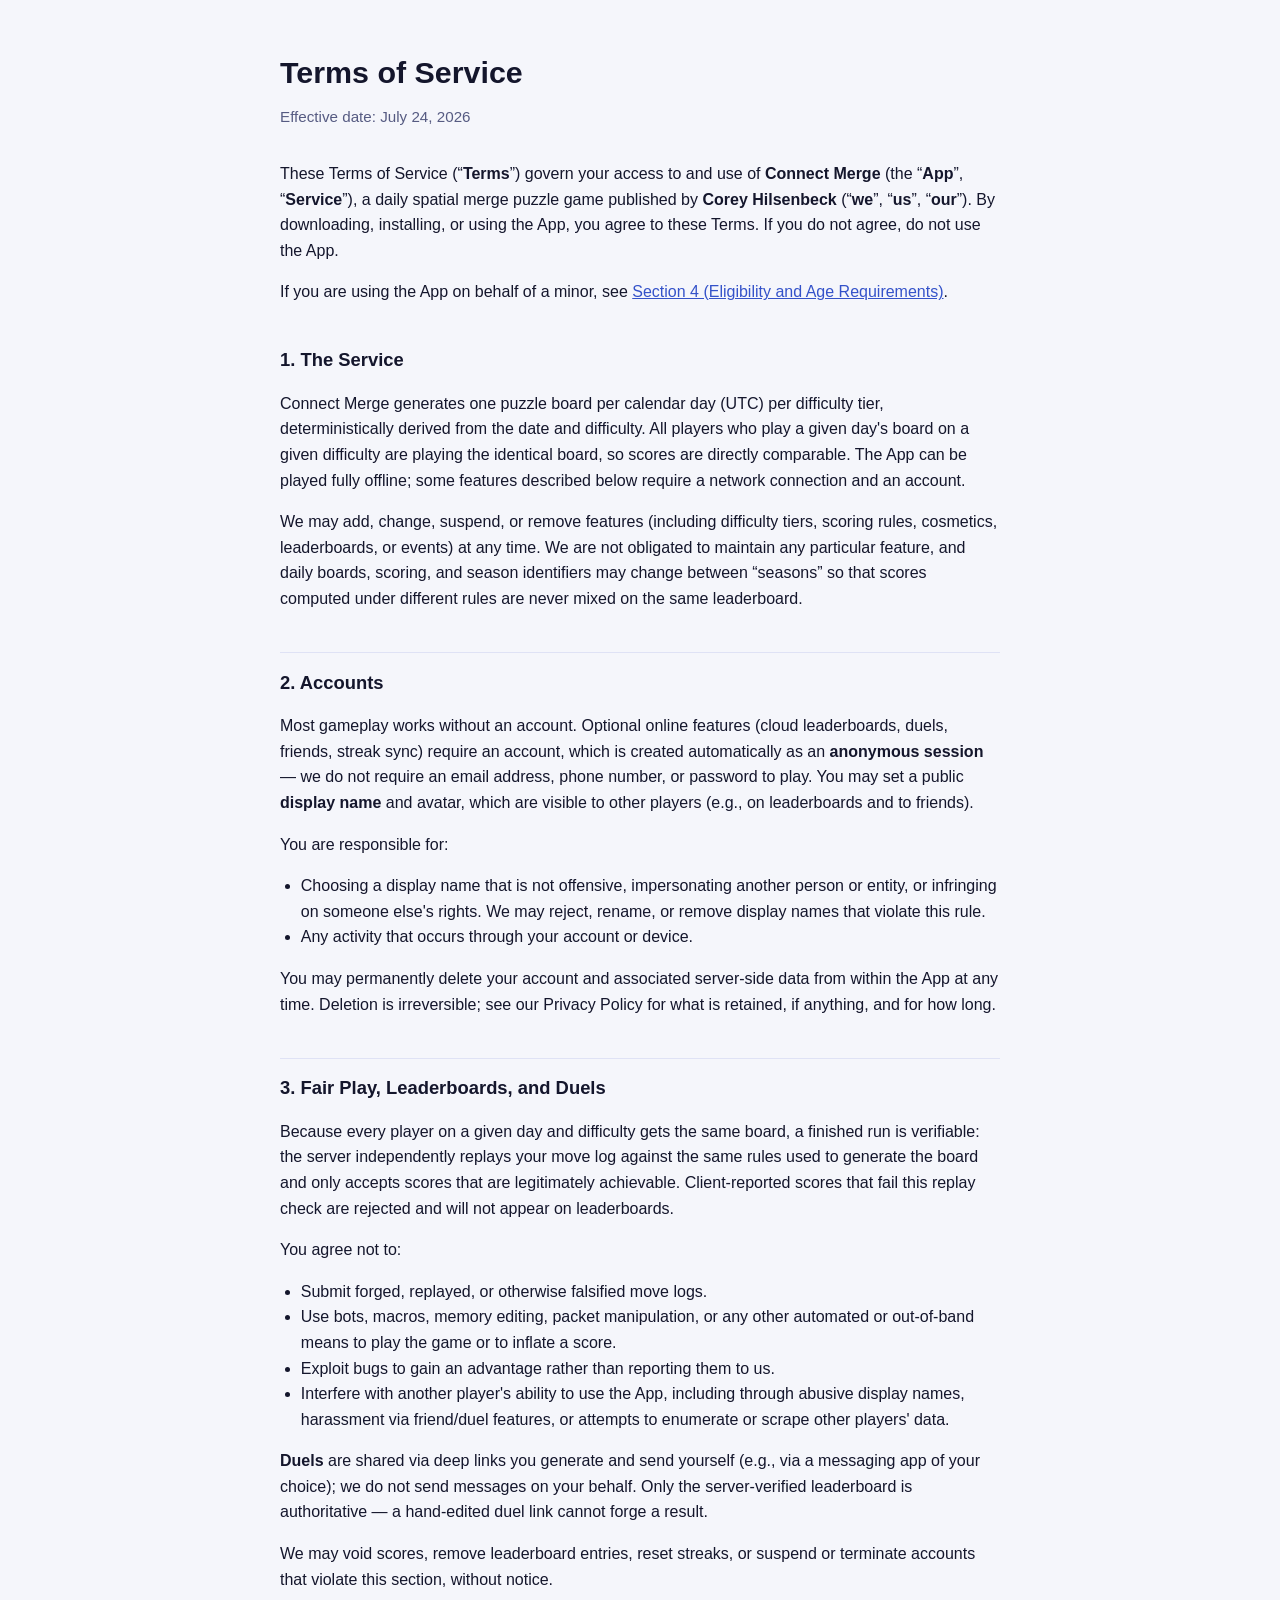
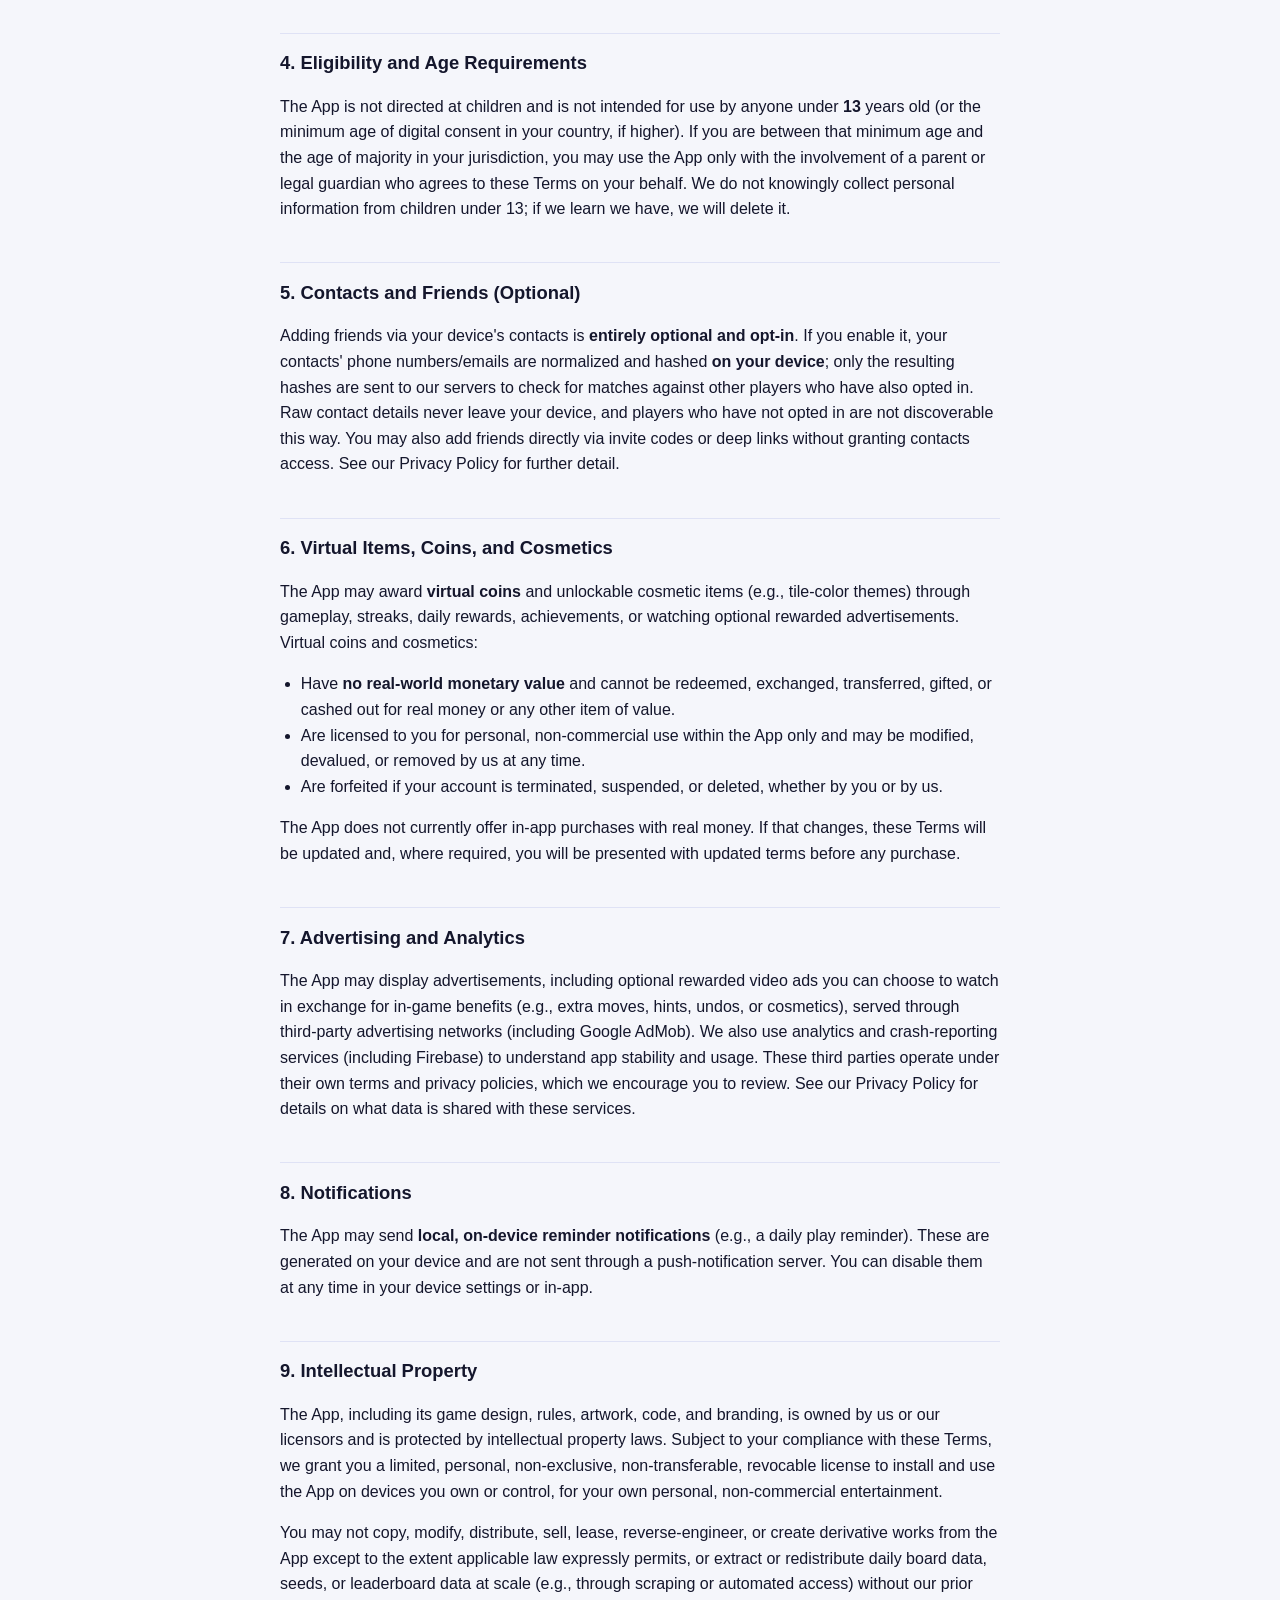
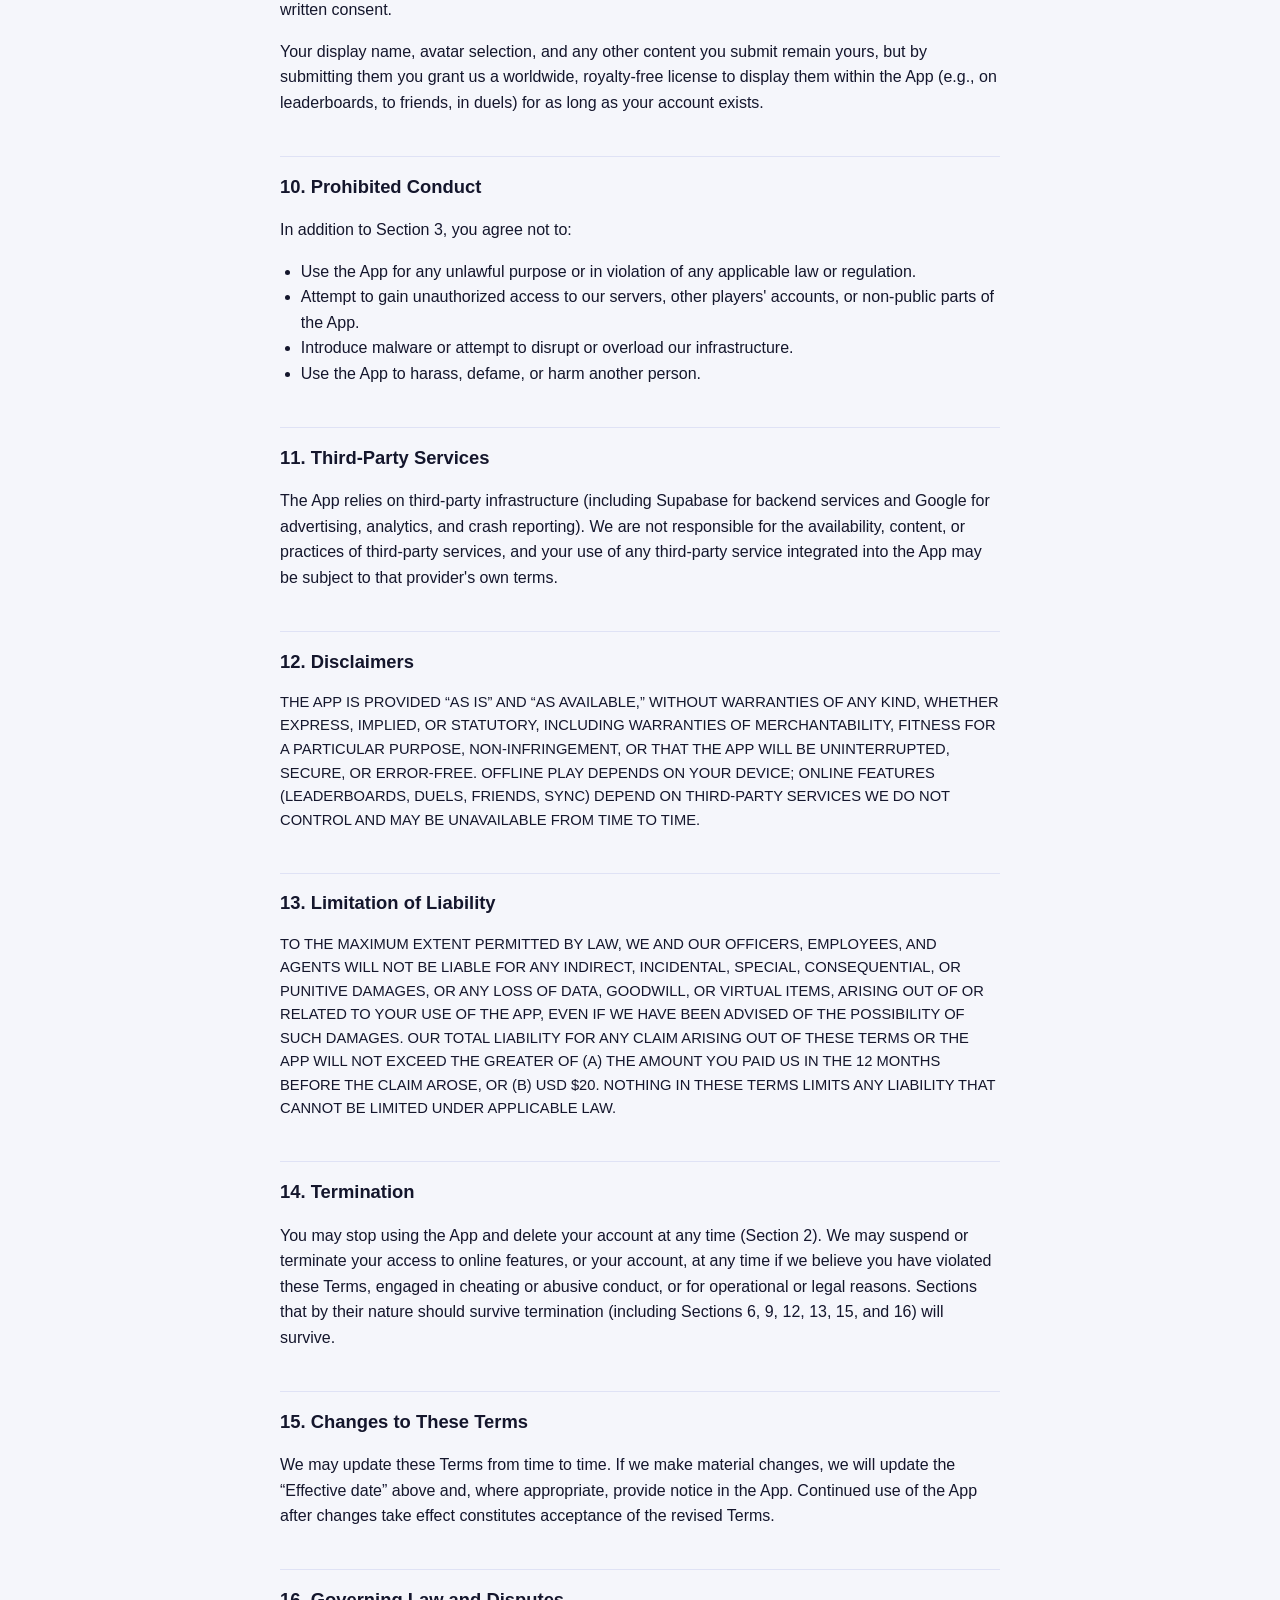
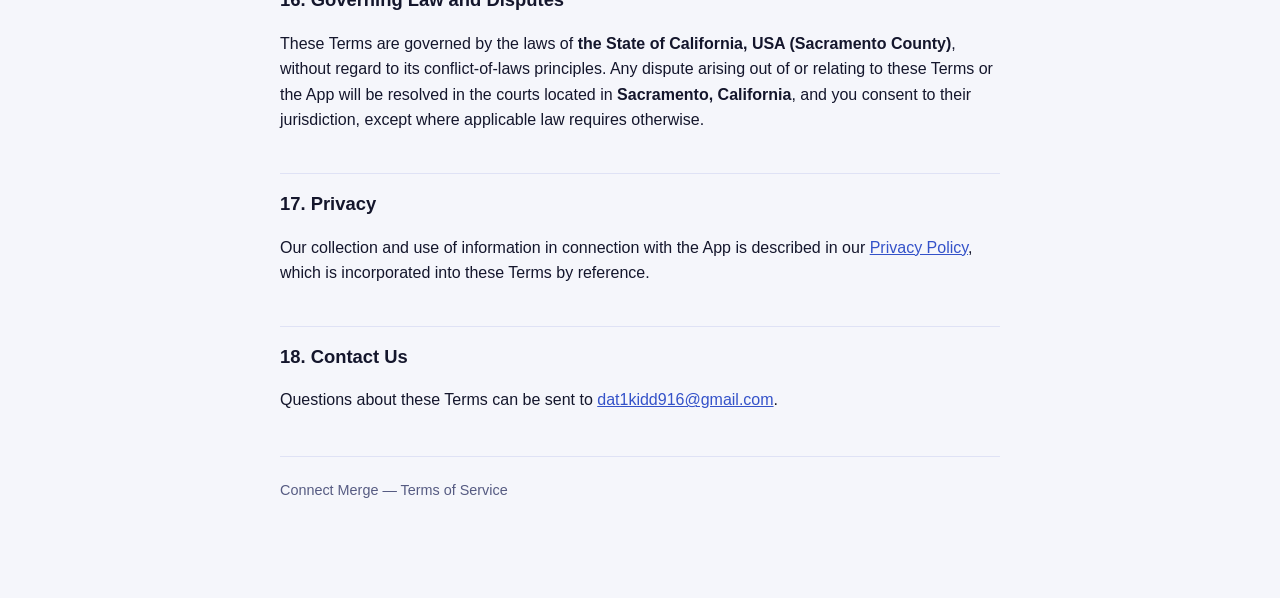
<file: public/terms-of-service.html>
<!doctype html>
<html lang="en">
<head>
<meta charset="utf-8">
<meta name="viewport" content="width=device-width, initial-scale=1">
<title>Connect Merge — Terms of Service</title>
<style>
  :root {
    color-scheme: dark light;
    --bg: #060818;
    --panel: #0e1230;
    --text: #e8eaf6;
    --muted: #9aa0c0;
    --accent: #7c9cff;
    --rule: #232852;
  }
  @media (prefers-color-scheme: light) {
    :root {
      --bg: #f5f6fb;
      --panel: #ffffff;
      --text: #14162c;
      --muted: #565b82;
      --accent: #3452c9;
      --rule: #dfe2f5;
    }
  }
  * { box-sizing: border-box; }
  body {
    margin: 0;
    background: var(--bg);
    color: var(--text);
    font-family: -apple-system, BlinkMacSystemFont, "Segoe UI", Roboto, Helvetica, Arial, sans-serif;
    line-height: 1.6;
  }
  .wrap {
    max-width: 760px;
    margin: 0 auto;
    padding: 48px 20px 96px;
  }
  header {
    margin-bottom: 32px;
  }
  h1 {
    font-size: 1.9rem;
    margin: 0 0 8px;
  }
  .effective {
    color: var(--muted);
    font-size: 0.95rem;
  }
  h2 {
    font-size: 1.15rem;
    margin: 2.2em 0 0.6em;
    padding-top: 0.8em;
    border-top: 1px solid var(--rule);
    scroll-margin-top: 16px;
  }
  h2:first-of-type { border-top: none; padding-top: 0; }
  p, li { color: var(--text); }
  ul { padding-left: 1.3em; }
  a { color: var(--accent); }
  strong { color: var(--text); }
  .placeholder {
    background: color-mix(in srgb, var(--accent) 18%, transparent);
    border-radius: 4px;
    padding: 0 4px;
  }
  .caps {
    font-size: 0.92em;
  }
  footer {
    margin-top: 3em;
    padding-top: 1.5em;
    border-top: 1px solid var(--rule);
    color: var(--muted);
    font-size: 0.9rem;
  }
</style>
</head>
<body>
<div class="wrap">
  <header>
    <h1>Terms of Service</h1>
    <div class="effective">Effective date: July 24, 2026</div>
  </header>

  <p>These Terms of Service (&ldquo;<strong>Terms</strong>&rdquo;) govern your access to and use of
  <strong>Connect Merge</strong> (the &ldquo;<strong>App</strong>&rdquo;, &ldquo;<strong>Service</strong>&rdquo;), a daily
  spatial merge puzzle game published by <strong>Corey Hilsenbeck</strong>
  (&ldquo;<strong>we</strong>&rdquo;, &ldquo;<strong>us</strong>&rdquo;, &ldquo;<strong>our</strong>&rdquo;). By downloading, installing, or using
  the App, you agree to these Terms. If you do not agree, do not use the App.</p>

  <p>If you are using the App on behalf of a minor, see
  <a href="#eligibility">Section 4 (Eligibility and Age Requirements)</a>.</p>

  <h2 id="service">1. The Service</h2>
  <p>Connect Merge generates one puzzle board per calendar day (UTC) per difficulty tier,
  deterministically derived from the date and difficulty. All players who play a given day's
  board on a given difficulty are playing the identical board, so scores are directly comparable.
  The App can be played fully offline; some features described below require a network
  connection and an account.</p>
  <p>We may add, change, suspend, or remove features (including difficulty tiers, scoring rules,
  cosmetics, leaderboards, or events) at any time. We are not obligated to maintain any
  particular feature, and daily boards, scoring, and season identifiers may change between
  &ldquo;seasons&rdquo; so that scores computed under different rules are never mixed on the same
  leaderboard.</p>

  <h2 id="accounts">2. Accounts</h2>
  <p>Most gameplay works without an account. Optional online features (cloud leaderboards,
  duels, friends, streak sync) require an account, which is created automatically as an
  <strong>anonymous session</strong> — we do not require an email address, phone number, or
  password to play. You may set a public <strong>display name</strong> and avatar, which are
  visible to other players (e.g., on leaderboards and to friends).</p>
  <p>You are responsible for:</p>
  <ul>
    <li>Choosing a display name that is not offensive, impersonating another person or entity,
      or infringing on someone else's rights. We may reject, rename, or remove display names
      that violate this rule.</li>
    <li>Any activity that occurs through your account or device.</li>
  </ul>
  <p>You may permanently delete your account and associated server-side data from within the App
  at any time. Deletion is irreversible; see our Privacy Policy for what is retained, if
  anything, and for how long.</p>

  <h2 id="fair-play">3. Fair Play, Leaderboards, and Duels</h2>
  <p>Because every player on a given day and difficulty gets the same board, a finished run is
  verifiable: the server independently replays your move log against the same rules used to
  generate the board and only accepts scores that are legitimately achievable. Client-reported
  scores that fail this replay check are rejected and will not appear on leaderboards.</p>
  <p>You agree not to:</p>
  <ul>
    <li>Submit forged, replayed, or otherwise falsified move logs.</li>
    <li>Use bots, macros, memory editing, packet manipulation, or any other automated or
      out-of-band means to play the game or to inflate a score.</li>
    <li>Exploit bugs to gain an advantage rather than reporting them to us.</li>
    <li>Interfere with another player's ability to use the App, including through abusive
      display names, harassment via friend/duel features, or attempts to enumerate or scrape
      other players' data.</li>
  </ul>
  <p><strong>Duels</strong> are shared via deep links you generate and send yourself (e.g., via a
  messaging app of your choice); we do not send messages on your behalf. Only the
  server-verified leaderboard is authoritative — a hand-edited duel link cannot forge a
  result.</p>
  <p>We may void scores, remove leaderboard entries, reset streaks, or suspend or terminate
  accounts that violate this section, without notice.</p>

  <h2 id="eligibility">4. Eligibility and Age Requirements</h2>
  <p>The App is not directed at children and is not intended for use by anyone under
  <strong>13</strong> years old (or the minimum age of digital consent in your country, if
  higher). If you are between that minimum age and the age of majority in your jurisdiction, you
  may use the App only with the involvement of a parent or legal guardian who agrees to these
  Terms on your behalf. We do not knowingly collect personal information from children under 13;
  if we learn we have, we will delete it.</p>

  <h2 id="contacts">5. Contacts and Friends (Optional)</h2>
  <p>Adding friends via your device's contacts is <strong>entirely optional and opt-in</strong>.
  If you enable it, your contacts' phone numbers/emails are normalized and hashed <strong>on your
  device</strong>; only the resulting hashes are sent to our servers to check for matches against
  other players who have also opted in. Raw contact details never leave your device, and players
  who have not opted in are not discoverable this way. You may also add friends directly via
  invite codes or deep links without granting contacts access. See our Privacy Policy for further
  detail.</p>

  <h2 id="virtual-items">6. Virtual Items, Coins, and Cosmetics</h2>
  <p>The App may award <strong>virtual coins</strong> and unlockable cosmetic items (e.g.,
  tile-color themes) through gameplay, streaks, daily rewards, achievements, or watching optional
  rewarded advertisements. Virtual coins and cosmetics:</p>
  <ul>
    <li>Have <strong>no real-world monetary value</strong> and cannot be redeemed, exchanged,
      transferred, gifted, or cashed out for real money or any other item of value.</li>
    <li>Are licensed to you for personal, non-commercial use within the App only and may be
      modified, devalued, or removed by us at any time.</li>
    <li>Are forfeited if your account is terminated, suspended, or deleted, whether by you or by
      us.</li>
  </ul>
  <p>The App does not currently offer in-app purchases with real money. If that changes, these
  Terms will be updated and, where required, you will be presented with updated terms before any
  purchase.</p>

  <h2 id="ads">7. Advertising and Analytics</h2>
  <p>The App may display advertisements, including optional rewarded video ads you can choose to
  watch in exchange for in-game benefits (e.g., extra moves, hints, undos, or cosmetics), served
  through third-party advertising networks (including Google AdMob). We also use analytics and
  crash-reporting services (including Firebase) to understand app stability and usage. These
  third parties operate under their own terms and privacy policies, which we encourage you to
  review. See our Privacy Policy for details on what data is shared with these services.</p>

  <h2 id="notifications">8. Notifications</h2>
  <p>The App may send <strong>local, on-device reminder notifications</strong> (e.g., a daily
  play reminder). These are generated on your device and are not sent through a push-notification
  server. You can disable them at any time in your device settings or in-app.</p>

  <h2 id="ip">9. Intellectual Property</h2>
  <p>The App, including its game design, rules, artwork, code, and branding, is owned by us or
  our licensors and is protected by intellectual property laws. Subject to your compliance with
  these Terms, we grant you a limited, personal, non-exclusive, non-transferable, revocable
  license to install and use the App on devices you own or control, for your own personal,
  non-commercial entertainment.</p>
  <p>You may not copy, modify, distribute, sell, lease, reverse-engineer, or create derivative
  works from the App except to the extent applicable law expressly permits, or extract or
  redistribute daily board data, seeds, or leaderboard data at scale (e.g., through scraping or
  automated access) without our prior written consent.</p>
  <p>Your display name, avatar selection, and any other content you submit remain yours, but by
  submitting them you grant us a worldwide, royalty-free license to display them within the App
  (e.g., on leaderboards, to friends, in duels) for as long as your account exists.</p>

  <h2 id="prohibited">10. Prohibited Conduct</h2>
  <p>In addition to Section 3, you agree not to:</p>
  <ul>
    <li>Use the App for any unlawful purpose or in violation of any applicable law or
      regulation.</li>
    <li>Attempt to gain unauthorized access to our servers, other players' accounts, or
      non-public parts of the App.</li>
    <li>Introduce malware or attempt to disrupt or overload our infrastructure.</li>
    <li>Use the App to harass, defame, or harm another person.</li>
  </ul>

  <h2 id="third-party">11. Third-Party Services</h2>
  <p>The App relies on third-party infrastructure (including Supabase for backend services and
  Google for advertising, analytics, and crash reporting). We are not responsible for the
  availability, content, or practices of third-party services, and your use of any third-party
  service integrated into the App may be subject to that provider's own terms.</p>

  <h2 id="disclaimers">12. Disclaimers</h2>
  <p class="caps">THE APP IS PROVIDED &ldquo;AS IS&rdquo; AND &ldquo;AS AVAILABLE,&rdquo; WITHOUT
  WARRANTIES OF ANY KIND, WHETHER EXPRESS, IMPLIED, OR STATUTORY, INCLUDING WARRANTIES OF
  MERCHANTABILITY, FITNESS FOR A PARTICULAR PURPOSE, NON-INFRINGEMENT, OR THAT THE APP WILL BE
  UNINTERRUPTED, SECURE, OR ERROR-FREE. OFFLINE PLAY DEPENDS ON YOUR DEVICE; ONLINE FEATURES
  (LEADERBOARDS, DUELS, FRIENDS, SYNC) DEPEND ON THIRD-PARTY SERVICES WE DO NOT CONTROL AND MAY
  BE UNAVAILABLE FROM TIME TO TIME.</p>

  <h2 id="liability">13. Limitation of Liability</h2>
  <p class="caps">TO THE MAXIMUM EXTENT PERMITTED BY LAW, WE AND OUR OFFICERS, EMPLOYEES, AND
  AGENTS WILL NOT BE LIABLE FOR ANY INDIRECT, INCIDENTAL, SPECIAL, CONSEQUENTIAL, OR PUNITIVE
  DAMAGES, OR ANY LOSS OF DATA, GOODWILL, OR VIRTUAL ITEMS, ARISING OUT OF OR RELATED TO YOUR USE
  OF THE APP, EVEN IF WE HAVE BEEN ADVISED OF THE POSSIBILITY OF SUCH DAMAGES. OUR TOTAL
  LIABILITY FOR ANY CLAIM ARISING OUT OF THESE TERMS OR THE APP WILL NOT EXCEED THE GREATER OF
  (A) THE AMOUNT YOU PAID US IN THE 12 MONTHS BEFORE THE CLAIM AROSE, OR (B) USD $20. NOTHING IN
  THESE TERMS LIMITS ANY LIABILITY THAT CANNOT BE LIMITED UNDER APPLICABLE LAW.</p>

  <h2 id="termination">14. Termination</h2>
  <p>You may stop using the App and delete your account at any time (Section 2). We may suspend
  or terminate your access to online features, or your account, at any time if we believe you
  have violated these Terms, engaged in cheating or abusive conduct, or for operational or legal
  reasons. Sections that by their nature should survive termination (including Sections 6, 9, 12,
  13, 15, and 16) will survive.</p>

  <h2 id="changes">15. Changes to These Terms</h2>
  <p>We may update these Terms from time to time. If we make material changes, we will update the
  &ldquo;Effective date&rdquo; above and, where appropriate, provide notice in the App. Continued
  use of the App after changes take effect constitutes acceptance of the revised Terms.</p>

  <h2 id="law">16. Governing Law and Disputes</h2>
  <p>These Terms are governed by the laws of <strong>the State of California, USA (Sacramento
  County)</strong>, without regard to its conflict-of-laws principles. Any dispute arising out of
  or relating to these Terms or the App will be resolved in the courts located in
  <strong>Sacramento, California</strong>, and you consent to their jurisdiction, except where
  applicable law requires otherwise.</p>

  <h2 id="privacy">17. Privacy</h2>
  <p>Our collection and use of information in connection with the App is described in our
  <a href="/privacy-policy">Privacy Policy</a>, which is incorporated into these Terms by
  reference.</p>

  <h2 id="contact">18. Contact Us</h2>
  <p>Questions about these Terms can be sent to
  <a href="mailto:dat1kidd916@gmail.com">dat1kidd916@gmail.com</a>.</p>

  <footer>Connect Merge &mdash; Terms of Service</footer>
</div>
</body>
</html>
</file>
